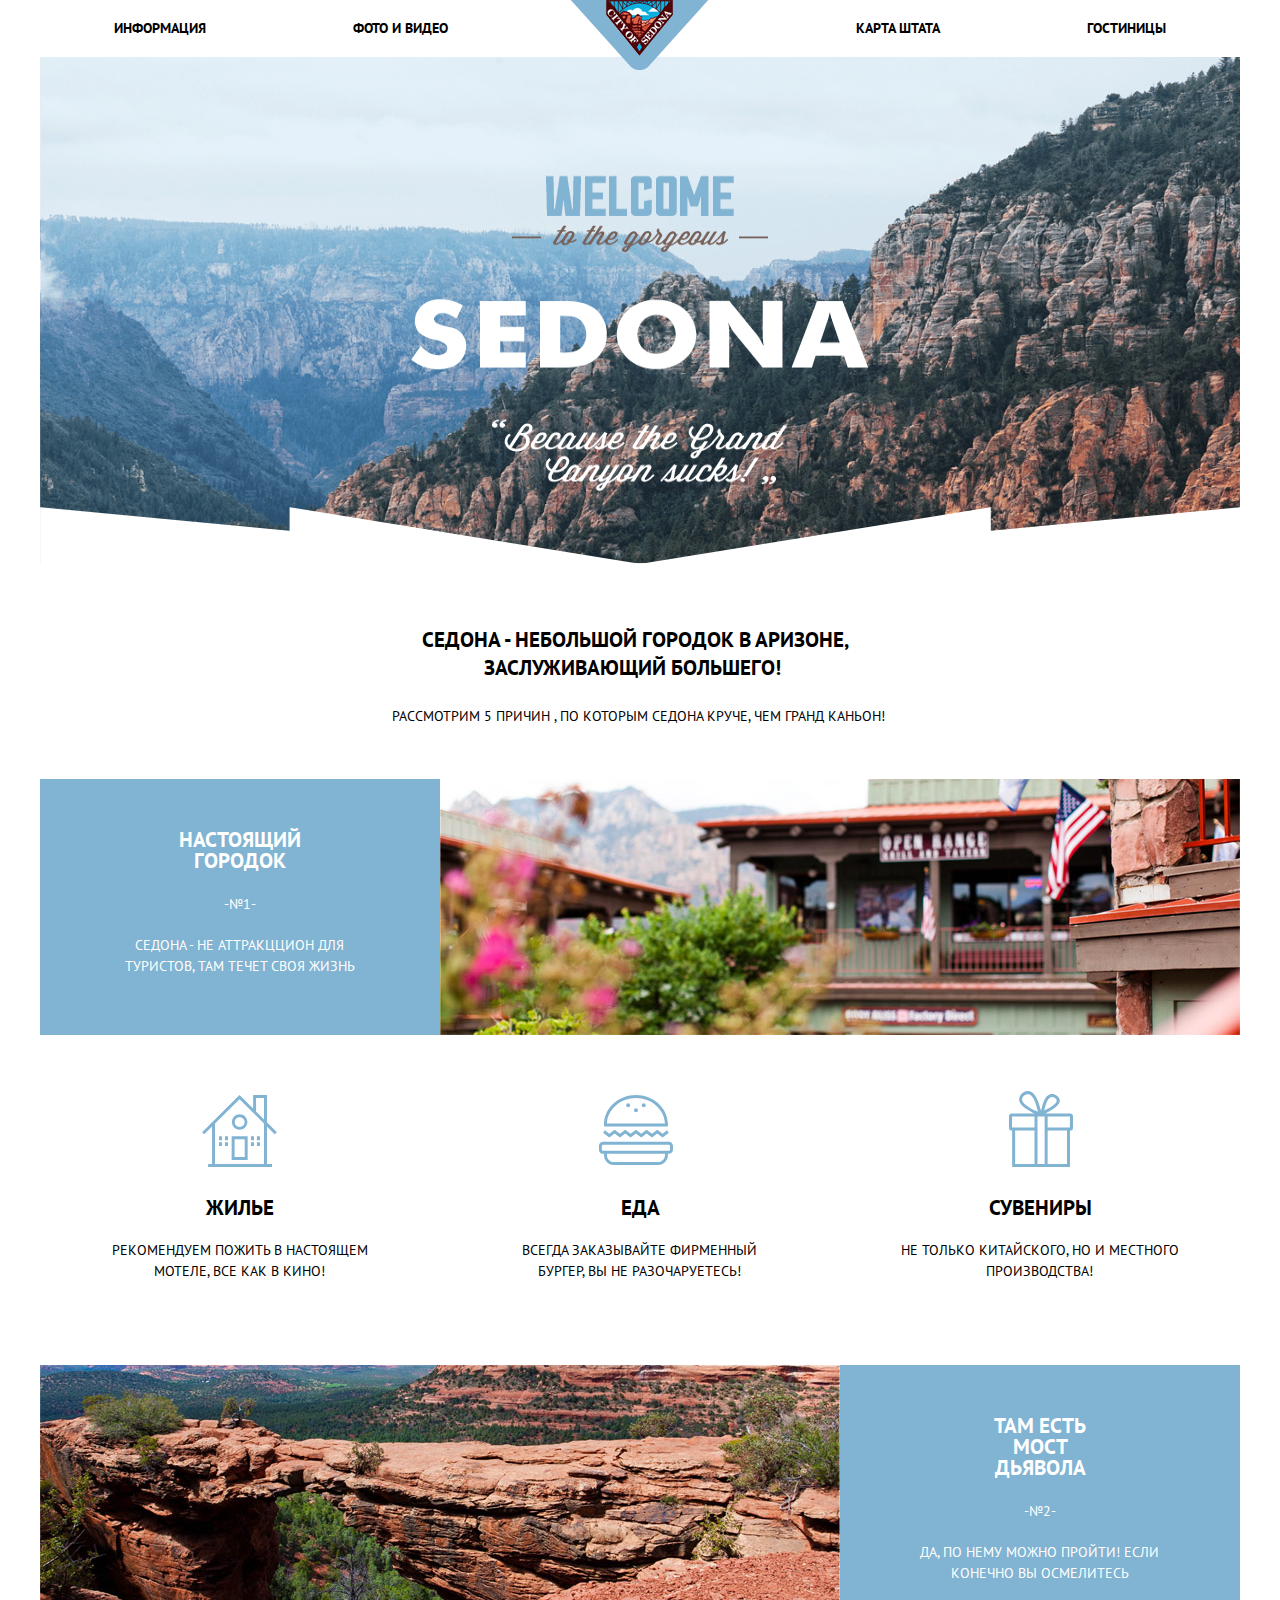
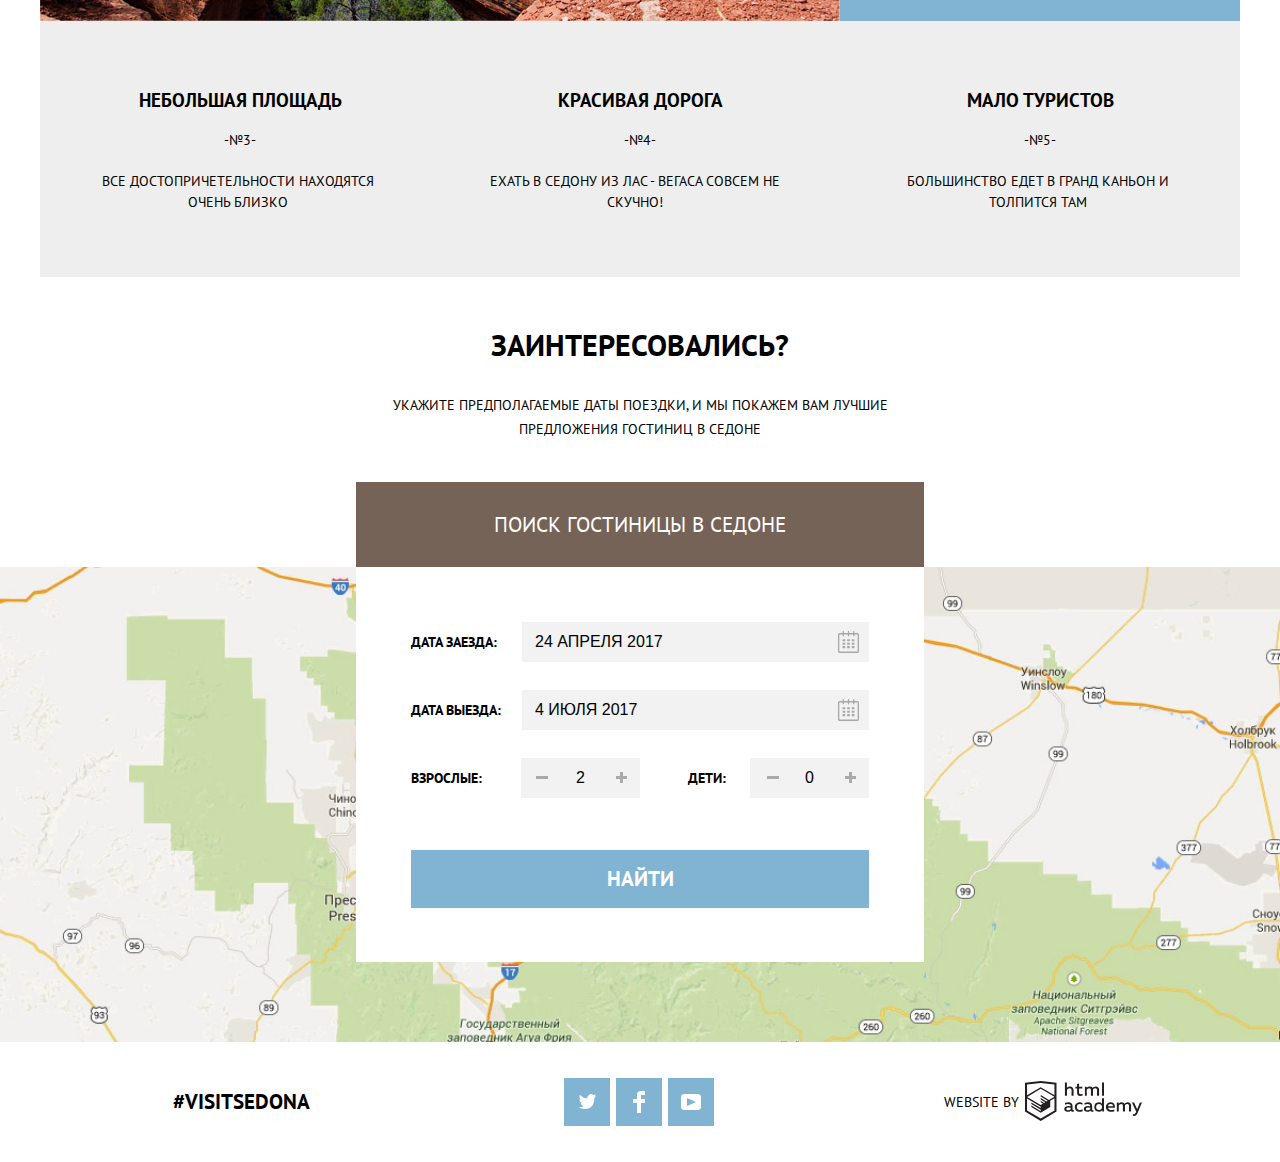
<file: index.html>
<!DOCTYPE html>
<html lang="ru">

<head>
    <meta charset="utf-8">
    <title>HTML Academy: Седона</title>
    <link href="https://fonts.googleapis.com/css?family=PT+Sans:400,700&amp;subset=cyrillic" rel="stylesheet">
    <link href="css/normalize.css" rel="stylesheet">
    <link href="css/style.css" rel="stylesheet">
</head>

<body>
    <div class="container">
        <header>
            <div class="logo">
                <img src="img/sedona_logo.png" alt="Логотип Sedona" class="logo-img">
            </div>
            <nav class="header-nav">
                <ul class="header-nav-list">
                    <li class="header-nav-item">
                        <a class="header-link" href="#">Информация</a>
                    </li>
                    <li class="header-nav-item">
                        <a class="header-link" href="#">Фото и видео</a>
                    </li>
                    <li class="header-nav-item">
                        <a class="header-link" href="#">Карта штата</a>
                    </li>
                    <li class="header-nav-item">
                        <a class="header-link" href="sedona-hotels.html">Гостиницы</a>
                    </li>
                </ul>
            </nav>
        </header>
    </div>
    <main>
        <div class="intro">
            <h1 class="visually-hidden">Sedona</h1>
            <div class="intro-img">
                <img src="img/welcome-intro.png" alt="Фото городка Седона" class="intro-img" width="1200" height="700">
            </div>
            <div class="intro-mask"></div>
            <section class="promo">
                <span class="strong">Седона - небольшой городок в Аризоне,
                заслуживающий большего!</span>
                <p class="promo-text">Рассмотрим 5 причин , по которым Седона круче, чем Гранд каньон!</p>
            </section>
        </div>
        <div class="container">

            <section class="reason">
                <div class="reason-info">
                    <h2 class="visually-hidden">Так почему же Седона лучше?</h2>
                    <h3 class="reason-title">Настоящий городок</h3>
                    <span class="reason-number">-№1-</span>
                    <p class="reason-text">Седона - не аттракццион для туристов, там течет своя жизнь</p>
                </div>
                <img src="img/reason1.jpg" alt="Седона - настоящий городок">
            </section>
            <section class="benefits">
                <ul class="benefits-list">
                    <li class="benefit-item">
                        <h3 class="benefit-title">Жилье</h3>
                        <p class="reason-text">Рекомендуем пожить в настоящем мотеле, все как в кино!</p>
                    </li>
                    <li class="benefit-item">
                        <h3 class="benefit-title">Еда</h3>
                        <p class="reason-text">Всегда заказывайте фирменный бургер, вы не разочаруетесь!</p>
                    </li>
                    <li class="benefit-item">
                        <h3 class="benefit-title">Сувениры</h3>
                        <p class="reason-text">Не только китайского, но и местного производства!</p>
                    </li>
                </ul>
            </section>
            <section class="reason">
                <img src="img/reason2.jpg" alt="Мост дьявола">
                <div class="reason-info">
                    <h3 class="reason-title">Там есть мост дьявола</h3>
                    <span class="reason-number">-№2-</span>
                    <p class="reason-text">Да, по нему можно пройти! Если конечно вы осмелитесь</p>
                </div>
            </section>
            <section class="reason reason-grey">
                <div class="reason-item">
                    <h3>Небольшая площадь</h3>
                    <span class="reason-number">-№3-</span>
                    <p class="reason-text">Все достопричетельности находятся очень близко</p>
                </div>
                <div class="reason-item">
                    <h3>Красивая дорога</h3>
                    <span class="reason-number">-№4-</span>
                    <p class="reason-text">Ехать в Седону из Лас - Вегаса совсем не скучно!</p>
                </div>
                <div class="reason-item">
                    <h3>Мало туристов</h3>
                    <span class="reason-number">-№5-</span>
                    <p class="reason-text">Большинство едет в Гранд каньон и толпится там</p>
                </div>
            </section>
            <section class="search">
                <h2 class="visually-hidden">Поиск гостиницы в Седоне</h2>
                <div class="search-wrapper">
                    <div class="search-text">
                        <span class="search-title">Заинтересовались?</span>
                        <p class="search_text">Укажите предполагаемые даты поездки, и мы покажем вам лучшие предложения гостиниц в Седоне</p>
                    </div>
                    <button class="button search-btn">Поиск гостиницы в Седоне</button>
                </div>
                <section class="popup">
                    <form class="modal-form" action="https://echo.htmlacademy.ru" method="get">
                        <div class="search-date">
                            <label for="date-in" class="label">Дата заезда:</label>
                            <input class="popup-input" id="date-in" type="text" value="24 апреля 2017">
                            <button class="calendar-btn">
                                <span class="visually-hidden">Календарь</span>
                            </button>
                        </div>
                        <div class="search-date">
                            <label for="date-out" class="label">Дата выезда:</label>
                            <input class="popup-input" id="date-out" type="text" value="4 июля 2017">
                            <button class="calendar-btn">
                                <span class="visually-hidden">Календарь</span>
                            </button>
                        </div>
                        <div class="search-people">
                            <div class="search-adults">
                                <label for="adults" class="adults-label label">Взрослые:</label>
                                <button class="search-minus"><span class="visually-hidden">Minus</span>
                                </button>
                                <input class="input-people" type="text" name="adults" id="adults" value="2">
                                <button class="search-plus"><span class="visually-hidden">Plus</span>
                                </button>
                            </div>
                            <div class="search-kids">
                                <label for="kids" class="kids-label label">Дети:</label>
                                <button class="search-minus-kids"><span class="visually-hidden">Minus</span>
                                </button>
                                <input class="input-people" type="text" name="kids" id="kids" value="0">
                                <button class="search-plus"><span class="visually-hidden">Plus</span>
                                </button>
                            </div>
                        </div>
                        <button class="button search-hotel-btn">Найти</button>
                    </form>
                </section>
            </section>
        </div>
    </main>
    <section class="maps">
        <h2 class="visually-hidden">Найдите нас на карте</h2>
        <iframe class="map" src="https://www.google.com/maps/embed?pb=!1m18!1m12!1m3!1d875935.8317995433!2d-112.51063100545593!3d34.79189187877308!2m3!1f0!2f0!3f0!3m2!1i1024!2i768!4f13.1!3m3!1m2!1s0x872da132f942b00d%3A0x5548c523fa6c8efd!2z0KHQtdC00L7QvdCwLCDQkNGA0LjQt9C-0L3QsCA4NjMzNiwg0KHQqNCQ!5e0!3m2!1sru!2sby!4v1493845493986" allowfullscreen></iframe>
    </section>
    <div class="container">
        <footer class="main-footer">
            <a class="hashtag-sedona" href="#">#visitsedona</a>
            <ul class="social-list">
                <li class="social-item">
                    <a class="social social-tw" href="#" title="Twitter"><span class="visually-hidden">Твиттер</span></a>
                </li>
                <li class="social-item">
                    <a class="social social-fb" href="#" title="facebook"><span class="visually-hidden">Фейсбук</span></a>
                </li>
                <li class="social-item">
                    <a class="social social-yt" href="#" title="Youtub"><span class="visually-hidden">Ютуб</span></a>
                </li>
            </ul>
            <div class="copyright">
                <span class="footer-copyright">Website by</span>
                <a href="https://htmlacademy.ru/intensive/htmlcss" class="html-academy">
                    <span class="visually-hidden">html academy</span>
                </a>
            </div>
        </footer>
    </div>
</body>

</html>
</file>
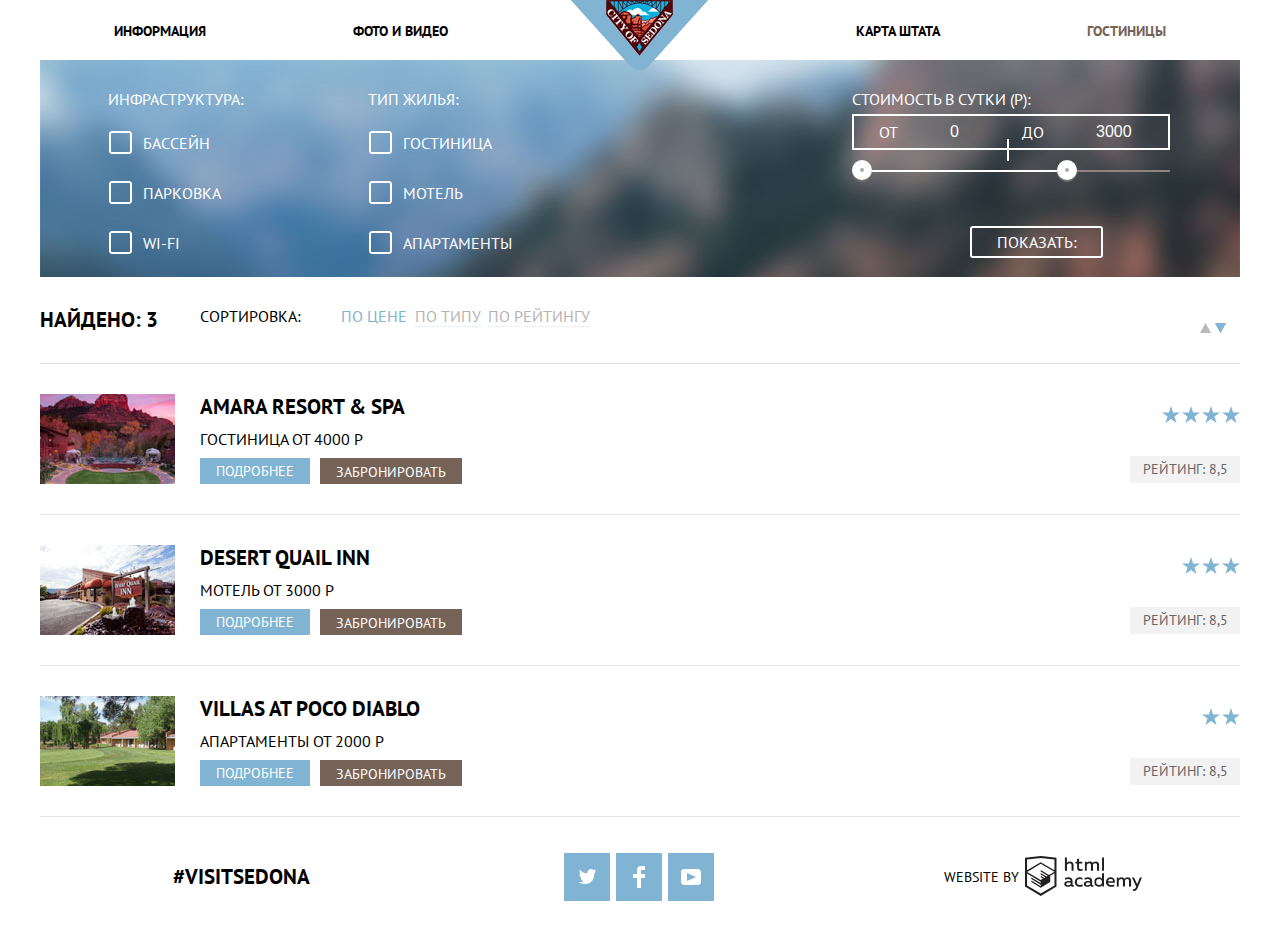
<file: sedona-hotels.html>
<!DOCTYPE html>
<html lang="ru">

<head>
    <meta charset="utf-8">
    <title>Гостиницы Седоны</title>
    <link href="https://fonts.googleapis.com/css?family=PT+Sans:400,700&amp;subset=cyrillic" rel="stylesheet">
    <link href="css/normalize.css" rel="stylesheet">
    <link href="css/style.css" rel="stylesheet">
</head>

<body>
    <div class="container">
        <header>
            <h1 class="visually-hidden">Гостиницы городка Седона</h1>
            <div class="logo">
                <a class="logo-link" href="index.html">
                    <img src="img/sedona_logo.png" alt="Логотип Sedona" width="138" height="70">
                </a>
            </div>
            <nav class="header-nav">
                <ul class="header-nav-list">
                    <li class="header-nav-item">
                        <a class="header-link" href="#">Информация</a>
                    </li>
                    <li class="header-nav-item">
                        <a class="header-link" href="#">Фото и видео</a>
                    </li>
                    <li class="header-nav-item">
                        <a class="header-link" href="#">Карта штата</a>
                    </li>
                    <li class="header-nav-item">
                        <a class="header-link header-link-current" href="hotels.html">Гостиницы</a>
                    </li>
                </ul>
            </nav>
        </header>
        <main class="container">
            <section class="search-form">
                <h2 class="visually-hidden">Форма поиска гостиниц</h2>
                <form class="hotel-range-form">
                    <div class="fieldsets-wrapper">
                        <fieldset class="fieldset fieldset-infrastructure">
                            <legend>Инфраструктура:</legend>
                            <ul class="range-list">
                                <li>
                                    <label for="pool" class="checkbox" tabindex="0">
                                        <input type="checkbox" class="range-checkbox" id="pool" name="pool" checked>Бассейн
                                    </label>
                                </li>
                                <li>
                                    <label for="parking" class="checkbox" tabindex="0">
                                        <input type="checkbox" class="range-checkbox" id="parking" name="parking">Парковка
                                    </label>
                                </li>
                                <li>
                                    <label for="wifi" class="checkbox" tabindex="0">
                                        <input type="checkbox" class="range-checkbox" id="wifi" name="wifi">Wi-Fi
                                    </label>
                                </li>
                            </ul>
                        </fieldset>
                        <fieldset class="fieldset fieldset-type">
                            <legend>Тип жилья:</legend>
                            <ul class="range-list">
                                <li>
                                    <label for="hotel" class="checkbox" tabindex="0">
                                        <input type="checkbox" class="range-checkbox" id="hotel" name="hotel" checked>Гостиница
                                    </label>
                                </li>
                                <li>
                                    <label class="checkbox" tabindex="0">
                                        <input type="checkbox" class="range-checkbox" name="motel" checked>Мотель
                                    </label>
                                </li>
                                <li>
                                    <label for="apartment" class="checkbox" tabindex="0">
                                        <input type="checkbox" class="range-checkbox" id="apartment" name="apartment" checked>Апартаменты
                                    </label>
                                </li>
                            </ul>
                        </fieldset>
                    </div>
                    <fieldset class="fieldset fieldset-price">
                        <legend>Стоимость в сутки (P):</legend>
                        <div class="price-controls">
                          От
                            <input class="price-min" value="0">
                          До
                            <input class="price-max" value="3000">
                        </div>
                        <div class="range-controls">
                            <div class="scale">
                                <div class="bar"></div>
                            </div>
                            <div class="range-toggle range-min"></div>
                            <div class="range-toggle range-max"></div>
                        </div>
                        <button type="submit" class="button form-button">Показать:</button>
                    </fieldset>
                </form>
            </section>
            <section class="results">
                <div class="results-wrapper">
                    <h3 class="results-title">Найдено: 3</h3>
                    <div class="sorting">
                        <span>Сортировка:</span>
                        <ul class="sort-list">
                            <li>
                                <a class="sort-link sort-current">По цене</a>
                            </li>
                            <li>
                                <a class="sort-link">По типу</a>
                            </li>
                            <li>
                                <a class="sort-link">По рейтингу</a>
                            </li>
                        </ul>
                    </div>
                </div>
                <div class="sorting-icon">
                    <a href="#" class="icon icon-up" title="Вверх">
                        <span class="visually-hidden">Вверх</span>
                    </a>
                    <a href="#" class="icon icon-down icon-current" title="Вниз">
                        <span class="visually-hidden">Вниз</span>
                    </a>
                </div>
            </section>
            <section class="hotel-results">
                <h3 class="visually-hidden">Список найденных гостиниц</h3>
                <section class="hotel-item">
                    <div class="item-info">
                        <img src="img/hotelpicture1.jpg" alt="Фото Amara Resort and Spa" width="135" height="90">
                        <div class="hotel-info">
                            <span class="hotel-name">Amara Resort & Spa</span>
                            <div class="type-price">
                                <span>Гостиница</span>
                                <span>от 4000 р</span>
                            </div>
                            <div class="hotel-book">
                                <a class="button button-info" href="#" title="Подробнее">Подробнее</a>
                                <button class="button button-book" type="submit">Забронировать</button>
                            </div>
                        </div>
                    </div>
                    <div class="hotel-rating">
                        <span class="rating-result amaras-rating">Рейтинг: 8,5</span>
                    </div>
                </section>
                <section class="hotel-item">
                    <div class="item-info">
                        <img src="img/hotelpicture2.jpg" alt="Фото Desert Quail inn" width="135" height="90">
                        <div class="hotel-info">
                            <span class="hotel-name">Desert Quail inn</span>
                            <div class="type-price">
                                <span>Мотель</span>
                                <span>от 3000 р</span>
                            </div>
                            <div class="hotel-book">
                                <a class="button button-info" href="#" title="Подробнее">Подробнее</a>
                                <button class="button button-book" type="submit">Забронировать</button>
                            </div>
                        </div>
                    </div>
                    <div class="hotel-rating">
                        <span class="rating-result deserts-rating">Рейтинг: 8,5</span>
                    </div>
                </section>
                <section class="hotel-item">
                    <div class="item-info">
                        <img src="img/hotelpicture3.jpg" alt="Фото Villas at Poco Diablo" width="135" height="90">
                        <div class="hotel-info">
                            <span class="hotel-name">Villas at Poco Diablo</span>
                            <div class="type-price">
                                <span>Апартаменты</span>
                                <span>от 2000 р</span>
                            </div>
                            <div class="hotel-book">
                                <a class="button button-info" href="#" title="Подробнее">Подробнее</a>
                                <button class="button button-book" type="submit">Забронировать</button>
                            </div>
                        </div>
                    </div>
                    <div class="hotel-rating">
                        <span class="rating-result">Рейтинг: 8,5</span>
                    </div>
                </section>
            </section>

        </main>
        <footer class="main-footer">
            <a class="hashtag-sedona" href="#">#visitsedona</a>
            <ul class="social-list">
                <li class="social-item">
                    <a class="social social-tw" href="#" title="Twitter"><span class="visually-hidden">Твиттер</span></a>
                </li>
                <li class="social-item">
                    <a class="social social-fb" href="#" title="facebook"><span class="visually-hidden">Фейсбук</span></a>
                </li>
                <li class="social-item">
                    <a class="social social-yt" href="#" title="Youtub"><span class="visually-hidden">Ютуб</span></a>
                </li>
            </ul>
            <div class="copyright">
                <span class="footer-copyright">Website by</span>
                <a href="https://htmlacademy.ru/intensive/htmlcss" class="html-academy">
                    <span class="visually-hidden">html academy</span>
                </a>
            </div>
        </footer>
    </div>
</body>

</html>
</file>
<file: css/style.css>
/*-----BODY-----*/

html,
body {
    margin: 0;
    padding: 0;
    min-width: 1200px;
    font-family: "PT Sans", Arial, sans-serif;
    text-transform: uppercase;
}
/*-----LINKS-----*/

a {
    text-decoration: none;
}
/*-----BUTTONS-----*/

.button {
    display: inline-block;
    vertical-align: top;
    color: #ffffff;
    text-transform: uppercase;
    font-family: "PT Sans", Arial, sans-serif;
    cursor: pointer;
}
/*-----LIST-STYLE-----*/

.header-nav-list,
.benefits-list,
.social-list,
.range-list,
.sort-list {
    list-style: none;
    padding: 0;
    margin: 0;
}
/*-----VISUALLY-HIDDEN-----*/

.visually-hidden {
    position: absolute;
    width: 1px;
    height: 1px;
    margin: -1px;
    border: 0;
    padding: 0;
    clip: rect(0 0 0 0);
    overflow: hidden;
}
.container {
    min-width: 768px;
    width: 1200px;
    height: 100%;
    margin: 0 auto;
}
/*-----LOGO-----*/

.logo {
    display: flex;
    justify-content: center;
}
.logo-img {
    z-index: 1;
}
/*-----HEADER-----*/

.header-nav-list {
    display: flex;
    justify-content: space-around;
    margin: 0;
    margin-top: -55px;
    padding-bottom: 16px;
}
.header-nav-item:nth-child(2) {
    padding-right: 261px;
}
.header-link {
    font-size: 14px;
    line-height: 26px;
    color: #000000;
    font-weight: bold;
}
.header-link:hover,
.header-link:focus {
    color: #81b3d2;
}
.header-link:active {
    color: #000000;
    opacity: 0.3;
}
.header-link-current {
    color: #766357;
}
/*-----INTRO-----*/

.intro {
    position: relative;
    width: 1200px;
    margin: 0 auto;
}
.promo {
    position: absolute;
    top: 570px;
    left: 305px;
    width: 575px;
    height: 100px;
    text-align: center;
    font-size: 14px;
    line-height: 26px;
    font-weight: 400;
}
.promo-text {
    margin: 0;
    padding-top: 20px;
    padding-left: 12px;
}
.intro-img {
    margin: 0 auto;
}
.intro-mask {
    background-image: url("../img/intro-mask.png");
    background-repeat: no-repeat;
    width: 1200px;
    height: 57px;
    position: absolute;
    top: 450px;
    left: 0;
}
.promo .strong {
    font-size: 21px;
    line-height: 26px;
    font-weight: bold;
    padding-left: 5px;
}
/*-----SEARCH-MAINPAGE-----*/

.search {
    display: flex;
    flex-direction: column;
    position: relative;
}
.search-wrapper {
    height: 290px;
    text-align: center;
    display: flex;
    flex-direction: column;
    align-items: center;
    justify-content: space-between;
}
.search-text {
    font-size: 14px;
    line-height: 24px;
    font-weight: 400;
    padding-top: 50px;
    padding-left: 75px;
    padding-right: 75px;
    width: 575px;
}
.search_text {
    margin: 0;
    padding-top: 30px;
}
.search-title {
    font-size: 30px;
    line-height: 36px;
    font-weight: bold;
}
.search-btn {
    width: 568px;
    height: 85px;
    background-color: #766357;
    font-size: 21px;
    line-height: 26px;
    border: none;
    border-radius: unset;
}
.search-btn:hover,
.search-btn:focus {
    background-color: #604e43;
}
.search-btn:active {
    background-color: #503e33;
    color: #928a85;
}
/*-----REASON----*/

.reason {
    display: flex;
    background-color: #eeeeee;
    margin-top: 19px;
}
.reason-grey {
    margin-top: 0;
}
.reason-info {
    background-color: #81b3d2;
    text-align: center;
    color: #ffffff;
}
.reason-title {
    font-size: 21px;
    line-height: 21px;
    margin: 0;
    margin-bottom: 23px;
    width: 130px;
    padding-top: 50px;
    padding-left: 135px;
}
.reason-item {
    width: 400px;
    height: 206px;
    text-align: center;
    padding-top: 50px;
}
.reason-item:first-child .reason-text,
.reason-item:last-child .reason-text {
    padding-left: 40px;
    padding-right: 45px;
}
.reason-item:nth-child(2) .reason-text {
    padding-left: 35px;
    padding-right: 45px;
}
.reason-number {
    font-size: 14px;
}
.reason-text {
    font-size: 14px;
    line-height: 21px;
    margin: 0;
    padding-top: 22px;
    padding-right: 60px;
    padding-left: 59px;
}
/*-----BENEFITS-----*/

.benefits-list {
    display: flex;
    justify-content: space-between;
    height: 311px;
    position: relative;
}
.benefit-item {
    width: 400px;
    text-align: center;
    font-size: 14px;
    line-height: 21px;
    font-weight: 400;
    padding-top: 141px;
}
.benefit-title {
    font-size: 21px;
    line-height: 21px;
    padding-top: 21px;
    margin: 0;
}
.benefits-list:first-child::before {
    content: "";
    display: block;
    background-image: url("../img/icon-1.svg");
    background-repeat: no-repeat;
    position: absolute;
    top: 60px;
    left: 162px;
    width: 75px;
    height: 72px;
}
.benefit-item:nth-child(2)::before {
    content: "";
    display: block;
    background-image: url("../img/icon-3.svg");
    background-repeat: no-repeat;
    position: absolute;
    top: 60px;
    left: 559px;
    width: 74px;
    height: 70px;
}
.benefit-item:last-child::before {
    content: "";
    display: block;
    background-image: url("../img/icon-2.svg");
    background-repeat: no-repeat;
    position: absolute;
    top: 56px;
    right: 167px;
    width: 64px;
    height: 76px;
}
/*-----MAPS-----*/

.map {
    width: 100%;
    height: 475px;
    border: 0;
}
.maps {
    position: relative;
    margin: 0 auto;
    height: 475px;
    background-image: url("../img/map.jpg");
    background-repeat: no-repeat;
    background-size: cover;
    background-position: center;
}
/*-----FOOTER-----*/

.main-footer {
    height: 120px;
    display: flex;
    justify-content: space-around;
    align-items: center;
}
.hashtag-sedona {
    font-size: 21px;
    line-height: 26px;
    font-weight: bold;
    color: #000000;
    padding-left: 37px;
}
/*------SOCIAL------*/

.social-list {
    display: flex;
    padding-left: 57px;
}
.social-item {
    margin-left: 6px;
    position: relative;
}
.social {
    display: block;
    width: 46px;
    height: 48px;
    background-color: #81b3d2;
}
.social-tw::before {
    content: "";
    display: block;
    background-image: url("../img/twitter.svg");
    background-repeat: no-repeat;
    position: absolute;
    top: 16px;
    left: 15px;
    width: 17px;
    height: 15px;
}
.social-fb::before {
    content: "";
    display: block;
    background-image: url("../img/fb-icon.svg");
    background-repeat: no-repeat;
    position: absolute;
    top: 13px;
    left: 17px;
    width: 12px;
    height: 22px;
}
.social-yt::before {
    content: "";
    display: block;
    background-image: url("../img/youtube.svg");
    background-repeat: no-repeat;
    position: absolute;
    top: 16px;
    left: 13px;
    width: 20px;
    height: 16px;
}
.footer-copyright {
    font-size: 14px;
    line-height: 26px;
    padding-left: 36px;
}
.copyright {
    position: relative;
    width: 240px;
    height: 44px;
    display: flex;
    justify-content: space-around;
    align-items: center;
}
.html-academy {
    display: block;
    width: 117px;
    height: 45px;
}
.html-academy::before {
    content: "";
    display: block;
    background-image: url("../img/logo-htmlacademy.svg");
    background-repeat: no-repeat;
    position: absolute;
    top: 1px;
    left: 120px;
    width: 117px;
    height: 44px;
}
/*-----POPUP-----*/

.popup {
    width: 568px;
    background-color: #ffffff;
    position: absolute;
    bottom: -395px;
    margin-left: -284px;
    left: 50%;
    z-index: 2;
}
.modal-form {
    width: 458px;
    height: 395px;
    display: flex;
    flex-direction: column;
    justify-content: space-around;
    padding-left: 55px;
}
.search-date {
    position: relative;
    display: flex;
    align-items: center;
    justify-content: space-between;
}
.search-date:first-child {
    margin-top: 40px;
}
.popup-input {
    width: 332px;
    height: 38px;
    text-transform: uppercase;
    border: none;
    background-color: #f2f2f2;
    padding-left: 13px;
}
.popup-input:hover {
    background-color: #ebebeb;
}
.popup-input:focus {
    background-color: #ffffff;
    border: inset 2px solid #e5e5e5;
}
.input-people {
    width: 115px;
    height: 38px;
    text-align: center;
    border: none;
    background-color: #f2f2f2;
    border-radius: unset;
}
.input-people:hover {
    background-color: #ebebeb;
}
.input-people:focus {
    background-color: #ffffff;
    border: inset 2px solid #e5e5e5;
}
.search-people {
    display: flex;
    justify-content: space-between;
    margin-bottom: 24px;
}
.adults-label {
    margin-right: 39px;
}
.kids-label {
    margin-right: 24px;
}
.search-adults {
    display: flex;
    align-items: center;
    position: relative;
}
.search-kids {
    display: flex;
    align-items: center;
    position: relative;
}
.search-minus {
    position: absolute;
    left: 114px;
    top: 0;
    width: 39px;
    height: 40px;
    border: none;
    background-color: #f2f2f2;
    cursor: pointer;
    border: unset;
}
.search-minus::before {
    content: "";
    display: block;
    width: 12px;
    height: 3px;
    position: absolute;
    left: 11px;
    top: 18px;
    background-color: #a9a9a9;
}
.search-minus:hover {
    background-color: #ebebeb;
}
.search-minus:focus {
    background-color: #ffffff;
    border: inset 2px solid #e5e5e5;
}
.search-minus-kids {
    position: absolute;
    left: 66px;
    top: 0;
    width: 39px;
    height: 40px;
    border: none;
    background-color: #f2f2f2;
}
.search-minus-kids::before {
    content: "";
    display: block;
    width: 12px;
    height: 3px;
    position: absolute;
    left: 13px;
    top: 18px;
    background-color: #a9a9a9;
}
.search-minus-kids:hover {
    background-color: #ebebeb;
}
.search-minus-kids:focus {
    background-color: #ffffff;
    border: inset 2px solid #e5e5e5;
}
.search-plus {
    position: absolute;
    right: 0;
    top: 0;
    width: 39px;
    height: 40px;
    border: none;
    background-color: #f2f2f2;
    cursor: pointer;
    border-radius: unset;
}
.search-plus:hover {
    background-color: #ebebeb;
}
.search-plus:focus {
    background-color: #ffffff;
    border: inset 2px solid #e5e5e5;
}
.search-plus::before {
    content: "";
    display: block;
    width: 11px;
    height: 3px;
    position: absolute;
    right: 13px;
    top: 18px;
    background-color: #a9a9a9;
}
.search-plus::after {
    content: "";
    display: block;
    width: 3px;
    height: 11px;
    position: absolute;
    right: 17px;
    top: 14px;
    background-color: #a9a9a9;
}
.search-hotel-btn {
    width: 458px;
    height: 58px;
    background-color: #81b3d2;
    border: none;
    border-radius: unset;
    font-size: 21px;
    line-height: 26px;
    font-weight: bold;
    margin-bottom: 40px;
}
.search-hotel-btn:hover,
.search-hotel-btn:active {
    background-position: #669ec0;
}
.search-hotel-btn:active {
    background-color: #5496bd;
    color: #94b9d2;
}
.calendar-btn {
    background-image: url("../img/calendar.svg");
    opacity: 0.3;
    background-repeat: no-repeat;
    background-position: center;
    width: 22px;
    height: 24px;
    position: absolute;
    top: 8px;
    right: 10px;
    border: none;
    padding: 0;
    background-color: #f2f2f2;
    cursor: pointer;
}
.calendar-btn:hover,
.calendar-btn:focus {
    opacity: 1;
}
.label {
    font-size: 14px;
    line-height: 26px;
    font-weight: bold;
}
/*-----HOTEL PAGE-----*/
/*-----SEARCH-FORM-HOTELPAGE-----*/

.search-form {
    background-image: url("../img/sedona-background.jpg");
    height: 217px;
    color: #ffffff;
}
.hotel-range-form {
    display: flex;
    justify-content: space-around;
}
.fieldsets-wrapper {
    display: flex;
    width: 533px;
}
.fieldset {
    border: 0px;
    margin-top: 30px;
    margin-left: 0;
}
.fieldset-infrastructure {
    margin-right: 100px;
    padding-left: 0;
}
.range-checkbox[type=checkbox] {
    display: none;
}
.checkbox {
    display: inline-block;
    vertical-align: top;
    cursor: pointer;
    position: relative;
    padding-top: 14px;
    padding-left: 35px;
    margin-right: 15px;
    margin-bottom: 6px;
    font-size: 16px;
    line-height: 20px;
    outline: none;
}
.checkbox::before {
    content: "";
    display: inline-block;
    background-image: url("../img/checkbox-off.svg");
    background-repeat: no-repeat;
    opacity: 1;
    width: 23px;
    height: 23px;
    margin-right: 10px;
    position: absolute;
    left: 1px;
    bottom: -1px;
}
.fieldset-price {
    width: 318px;
    position: relative;
    margin-left: 75px;
    padding: 5px 0;
}

.fieldset-price::before {
    content: "";
    display: block;
    position: absolute;
    left: 155px;
    top: 30px;
    width: 2px;
    height: 22px;
    background-color: #ffffff;
}
.range-list {
    display: flex;
    flex-direction: column;
    justify-content: space-around;
    height: 150px;
    margin: 0;
    padding: 0;
}
.range-controls {
    position: relative;
}
.scale {
    margin-top: 20px;
    height: 2px;
    background-color: #918382;
}
.bar {
    height: 2px;
    width: 70%;
    background-color: #ffffff;
}
.range-toggle {
    width: 4px;
    height: 4px;
    border: 8px solid #ffffff;
    border-radius: 50%;
    background-color: #ababab;
    box-shadow: 0 2px 1px 0 #727070;
    cursor: pointer;
}
.range-toggle:hover {
    border: 9px solid #ffffff;
}
.range-min {
    position: absolute;
    top: -10px;
}
.range-max {
    position: absolute;
    top: -10px;
    right: 93px;
}
.price-controls {
    display: flex;
    justify-content: space-around;
    align-items: center;
    height: 32px;
    border: 2px solid #ffffff;
}
.price-min {
    width: 20px;
    border: none;
    background-color: transparent;
    color: #ffffff;
}
.price-max {
    width: 45px;
    border: none;
    background-color: transparent;
    color: #ffffff;
}

.form-button {
    width: 133px;
    height: 32px;
    background-color: inherit;
    border-radius: 3px;
    border: 2px solid #ffffff;
    position: absolute;
    top: 117px;
    left: 118px;
}
.form-button:hover,
.form-button:focus {
    background-color: #ffffff;
    color: #000000;
}
/*-----RESULTS-----*/

.results {
    display: flex;
    align-items: center;
    justify-content: space-between;
    height: 86px;
    border-bottom: 1px solid #e5e5e5;
}
.results-wrapper {
    display: flex;
    justify-content: space-between;
    width: 550px;
}
.results-title {
    margin: 0;
    font-size: 21px;
    line-height: 26px;
    font-weight: bold;
}
.sorting {
    display: flex;
    justify-content: space-between;
    width: 390px;
}
.sort-list {
    width: 288px;
    display: flex;
    justify-content: space-between;
    padding-left: 40px;
}
.sort-link {
    opacity: 0.3;
    border-bottom: 1px dotted #81b3d2;
    cursor: pointer;
}
.sort-link:hover,
.sort-link:focus {
    color: #81b3d2;
    border-bottom: 1px dotted #81b3d2;
    opacity: 1;
}
.sort-link:active,
.sort-current {
    color: #81b3d2;
    border: none;
    opacity: 1;
}
.sort-link:active {
    color: #000000;
}
.sorting-icon {
    display: flex;
    width: 40px;
    position: relative;
    padding-top: 5px;
}
.icon {
    width: 11px;
    height: 10px;
    opacity: 0.3;
    cursor: pointer;
}
.icon:hover,
.icon:focus {
    opacity: 1;
}
.icon-up {
    background-image: url("../img/icon-up-dir.svg");
    background-repeat: no-repeat;
    position: absolute;
}
.icon-up:active {
    background-image: url("../img/icon-up-active.svg");
    background-repeat: no-repeat;
    position: absolute;
    width: 11px;
    height: 10px;
}
.icon-down {
    background-image: url("../img/icon-down-dir.svg");
    background-repeat: no-repeat;
    position: absolute;
    left: 15px;
}
.icon-down:active {
    background-image: url("../img/icon-down-active.svg");
    background-repeat: no-repeat;
    position: absolute;
    left: 15px;
    width: 11px;
    height: 10px;
}
.icon-current {
    background-image: url("../img/icon-down-active.svg");
    background-repeat: no-repeat;
    position: absolute;
    left: 15px;
    width: 11px;
    height: 10px;
    cursor: pointer;
    opacity: 1;
}
.hotel-results {
    display: flex;
    flex-direction: column;
}
.hotel-item {
    height: 150px;
    border-bottom: 1px solid #e5e5e5;
    display: flex;
    justify-content: space-between;
    align-items: center;
}
.item-info {
    display: flex;
    align-items: center;
}
.hotel-info {
    height: 90px;
    margin-left: 25px;
    display: flex;
    flex-direction: column;
    justify-content: space-between;
}
.button-info {
    width: 110px;
    height: 23px;
    background-color: #81b3d2;
    color: #ffffff;
    text-align: center;
    padding-top: 3px;
    margin-right: 6px;
    font-size: 14px;
    line-height: 21px;
}
.button-info:hover,
.button-info:focus {
    background-color: #669ec0;
}
.button-info:active {
    background-color: #5496bd;
    color: #94b9d2;
}
.button-book {
    width: 142px;
    height: 26px;
    border: none;
    background-color: #766357;
    color: #ffffff;
    text-align: center;
    padding-top: 3px;
    font-size: 14px;
    line-height: 21px;
}
.button-book:hover,
.button-book:focus {
    background-color: #604e43;
}
.button-book:active {
    background-color: #503e33;
    color: #928a85;
}
.hotel-name {
    font-size: 21px;
    line-height: 26px;
    font-weight: bold;
}
.hotel-name:hover,
.hotel-name:focus {
    color: #81b3d2;
}
.hotel-name:active {
    color: #000000;
    opacity: 0.3;
}
.hotel-rating {
    position: relative;
    margin-top: 60px;
}
.rating-result {
    font-size: 14px;
    line-height: 21px;
    display: inline-block;
    width: 110px;
    height: 24px;
    background-color: #f2f2f2;
    color: #666666;
    text-align: center;
    padding-top: 3px;
}
.hotel-rating::before {
    display: block;
    content: "";
    background-image: url("../img/star.svg");
    width: 18px;
    height: 17px;
    position: absolute;
    top: -50px;
    right: 0;
}
.hotel-rating::after {
    display: block;
    content: "";
    background-image: url("../img/star.svg");
    width: 18px;
    height: 17px;
    position: absolute;
    top: -50px;
    right: 20px;
}
.amaras-rating::before {
    display: block;
    content: "";
    background-image: url("../img/star.svg");
    width: 18px;
    height: 17px;
    position: absolute;
    top: -50px;
    right: 40px;
}
.amaras-rating::after {
    display: block;
    content: "";
    background-image: url("../img/star.svg");
    width: 18px;
    height: 17px;
    position: absolute;
    top: -50px;
    right: 60px;
}
.deserts-rating::before {
    display: block;
    content: "";
    background-image: url("../img/star.svg");
    width: 18px;
    height: 17px;
    position: absolute;
    top: -50px;
    right: 40px;
}
</file>
